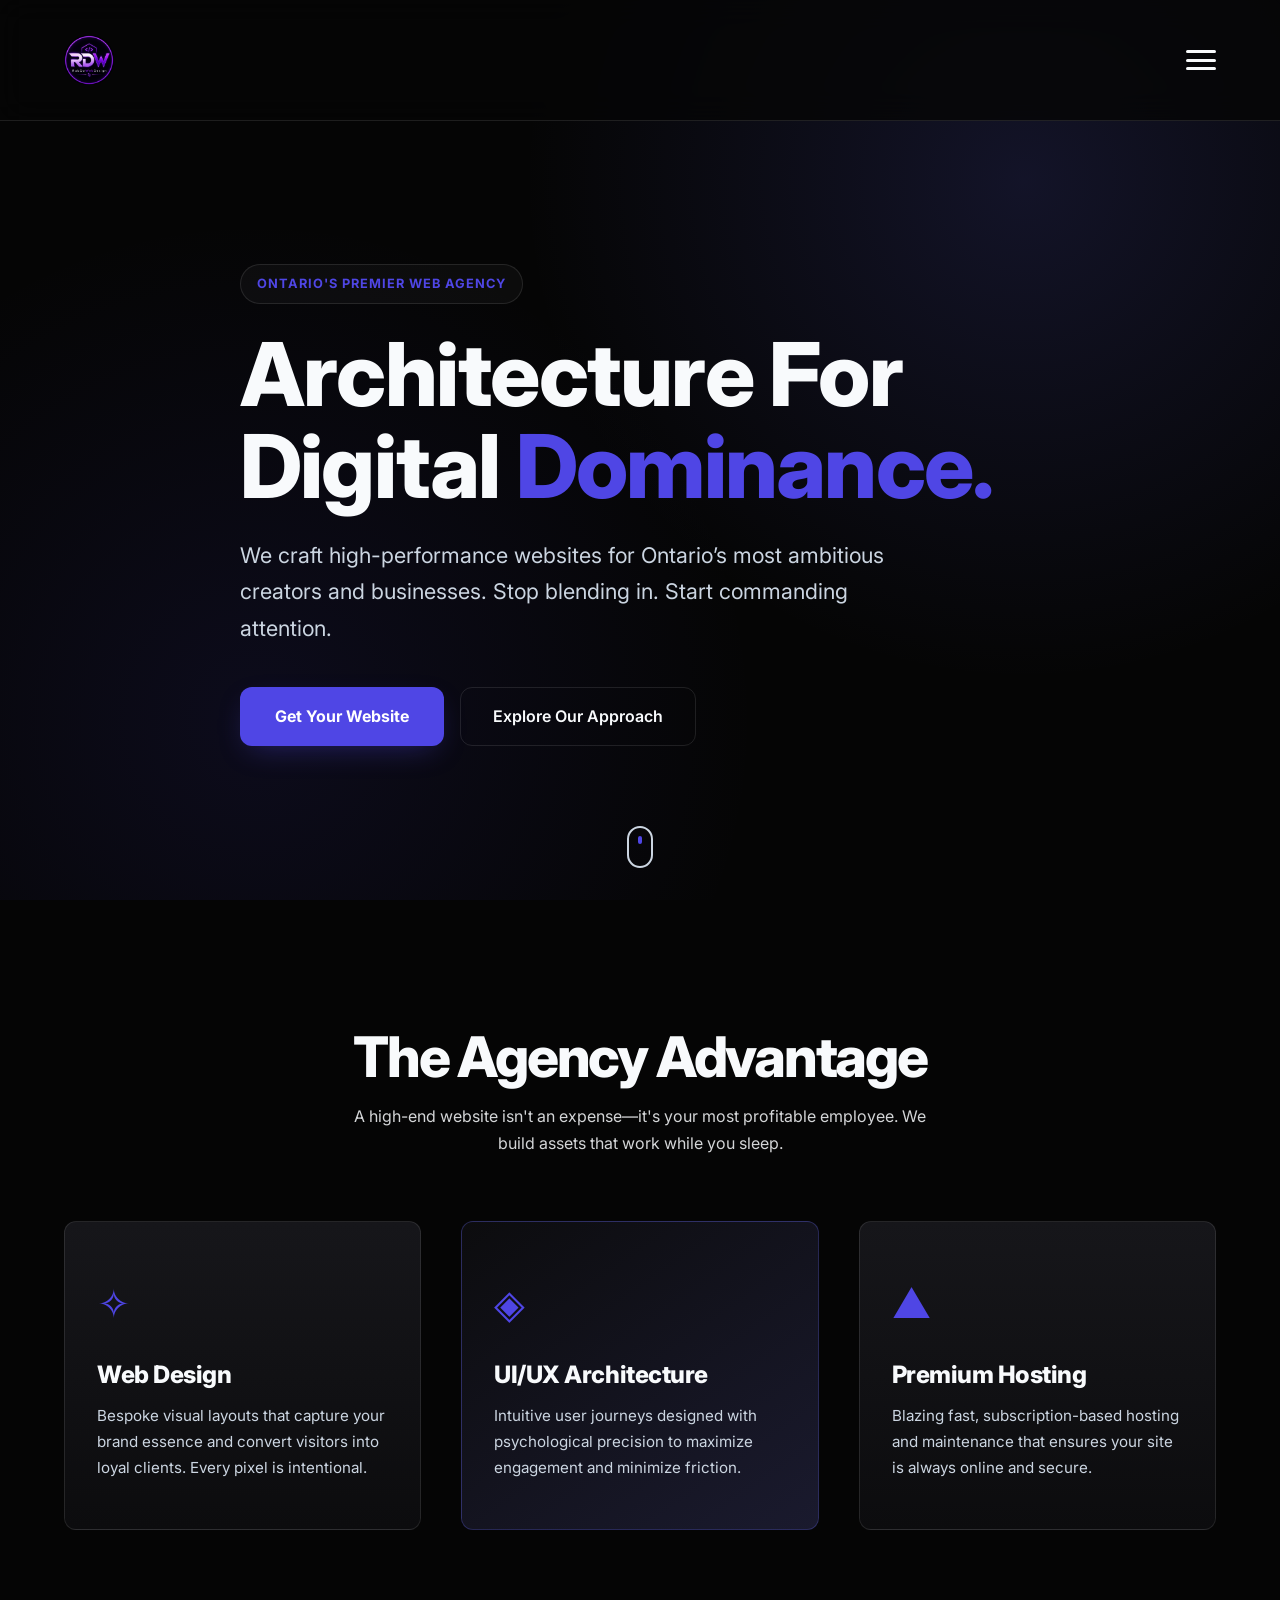
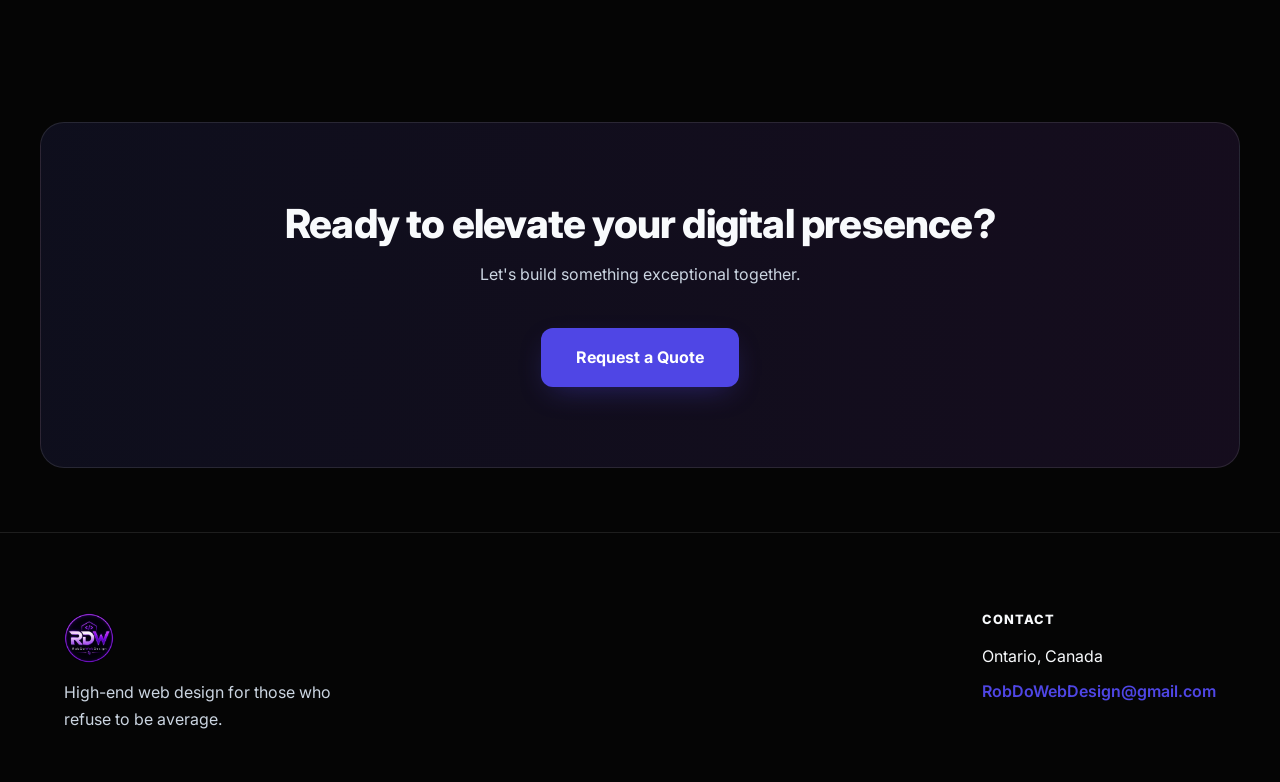
<file: index.html>
<!DOCTYPE html>
<html lang="en">
<head>
    <meta charset="UTF-8">
    <meta name="viewport" content="width=device-width, initial-scale=1.0">
    <title>RobDoWebDesign | Premium Web Design & UI/UX in Ontario</title>
    
    <!-- SEO & Open Graph Tags -->
    <meta name="description" content="Custom-built, high-converting websites for businesses and creators. Based in Ontario, serving the globe. Web design, UI/UX, and premium hosting.">
    <meta property="og:title" content="RobDoWebDesign | High-End Web Design">
    <meta property="og:description" content="Elevate your brand with a high-performance digital presence. Professional web design for startups and local businesses.">
    <meta property="og:type" content="website">
    
    <!-- Fonts & Performance -->
    <link rel="preconnect" href="https://fonts.googleapis.com">
    <link rel="preconnect" href="https://fonts.gstatic.com" crossorigin>
    <link href="https://fonts.googleapis.com/css2?family=Inter:ital,opsz,wght@0,14..32,100..900;1,14..32,100..900&display=swap" rel="stylesheet">
    
    <!-- Main Stylesheet -->
    <link rel="stylesheet" href="css/style.css">

    <!-- Main Interaction Engine -->
    <script src="js/main.js" defer></script>
</head>
<body>

    <!-- Premium Navigation -->
    <nav class="navbar glass">
        <div class="nav-overlay" id="nav-overlay"></div>
        <div class="container nav-wrapper">
            <a href="index.html" class="logo">
                <img src="assets/pfp.png" alt="RobDoWebDesign Logo" class="logo-img" width="50" height="50" fetchpriority="high">
            </a>
            <ul class="nav-links" id="nav-links">
                <li><a href="index.html" class="active">Home</a></li>
                <li><a href="about.html">About</a></li>
                <li><a href="pricing.html">Process</a></li>
                <li><a href="contact.html" class="btn-nav">Start Your Project</a></li>
            </ul>
            <div class="mobile-toggle" id="mobile-menu" aria-label="Toggle navigation" aria-expanded="false" aria-controls="nav-links">
                <span class="bar"></span>
                <span class="bar"></span>
                <span class="bar"></span>
            </div>
        </div>
    </nav>

    <main>
        <!-- Hero Section: The "Command Attention" Experience -->
        <header class="hero">
            <div class="hero-bg-overlay"></div>
            <div class="container hero-container">
                <div class="hero-content reveal">
                    <span class="badge">Ontario's Premier Web Agency</span>
                    <h1>Architecture For Digital <span>Dominance.</span></h1>
                    <p>We craft high-performance websites for Ontario’s most ambitious creators and businesses. Stop blending in. Start commanding attention.</p>
                    <div class="hero-actions">
                        <a href="contact.html" class="btn-primary">Get Your Website</a>
                        <a href="pricing.html" class="btn-secondary">Explore Our Approach</a>
                    </div>
                </div>
            </div>
            <div class="hero-scroll-indicator">
                <div class="mouse"></div>
            </div>
        </header>

        <!-- Services: Value Pillars -->
        <section class="services-section">
            <div class="container">
                <div class="section-intro reveal">
                    <h2 class="section-title">The Agency Advantage</h2>
                    <p class="section-subtitle">A high-end website isn't an expense—it's your most profitable employee. We build assets that work while you sleep.</p>
                </div>
                <div class="services-grid">
                    <div class="service-card reveal" style="--delay: 0.1s">
                        <div class="icon-wrap">✧</div>
                        <h3>Web Design</h3>
                        <p>Bespoke visual layouts that capture your brand essence and convert visitors into loyal clients. Every pixel is intentional.</p>
                    </div>
                    <div class="service-card reveal featured" style="--delay: 0.2s">
                        <div class="icon-wrap">◈</div>
                        <h3>UI/UX Architecture</h3>
                        <p>Intuitive user journeys designed with psychological precision to maximize engagement and minimize friction.</p>
                    </div>
                    <div class="service-card reveal" style="--delay: 0.3s">
                        <div class="icon-wrap">▲</div>
                        <h3>Premium Hosting</h3>
                        <p>Blazing fast, subscription-based hosting and maintenance that ensures your site is always online and secure.</p>
                    </div>
                </div>
            </div>
        </section>

        <!-- Conversion CTA Banner -->
        <section class="cta-banner reveal">
            <div class="container cta-container glass">
                <div class="cta-content">
                    <h2>Ready to elevate your digital presence?</h2>
                    <p>Let's build something exceptional together.</p>
                    <a href="contact.html" class="btn-primary">Request a Quote</a>
                </div>
            </div>
        </section>
    </main>

    <!-- Main Footer -->
    <footer class="footer">
        <div class="container">
            <div class="footer-grid">
                <div class="footer-brand">
                    <a href="index.html" class="logo">
                        <img src="assets/pfp.png" alt="RobDoWebDesign Logo" class="logo-img" width="50" height="50" loading="lazy">
                    </a>
                    <p>High-end web design for those who refuse to be average.</p>
                </div>
                <div class="footer-contact">
                    <h3>Contact</h3>
                    <p>Ontario, Canada</p>
                    <a href="mailto:RobDoWebDesign@gmail.com">RobDoWebDesign@gmail.com</a>
                </div>
            </div>
        </div>
    </footer>
</body>
</html>
</file>
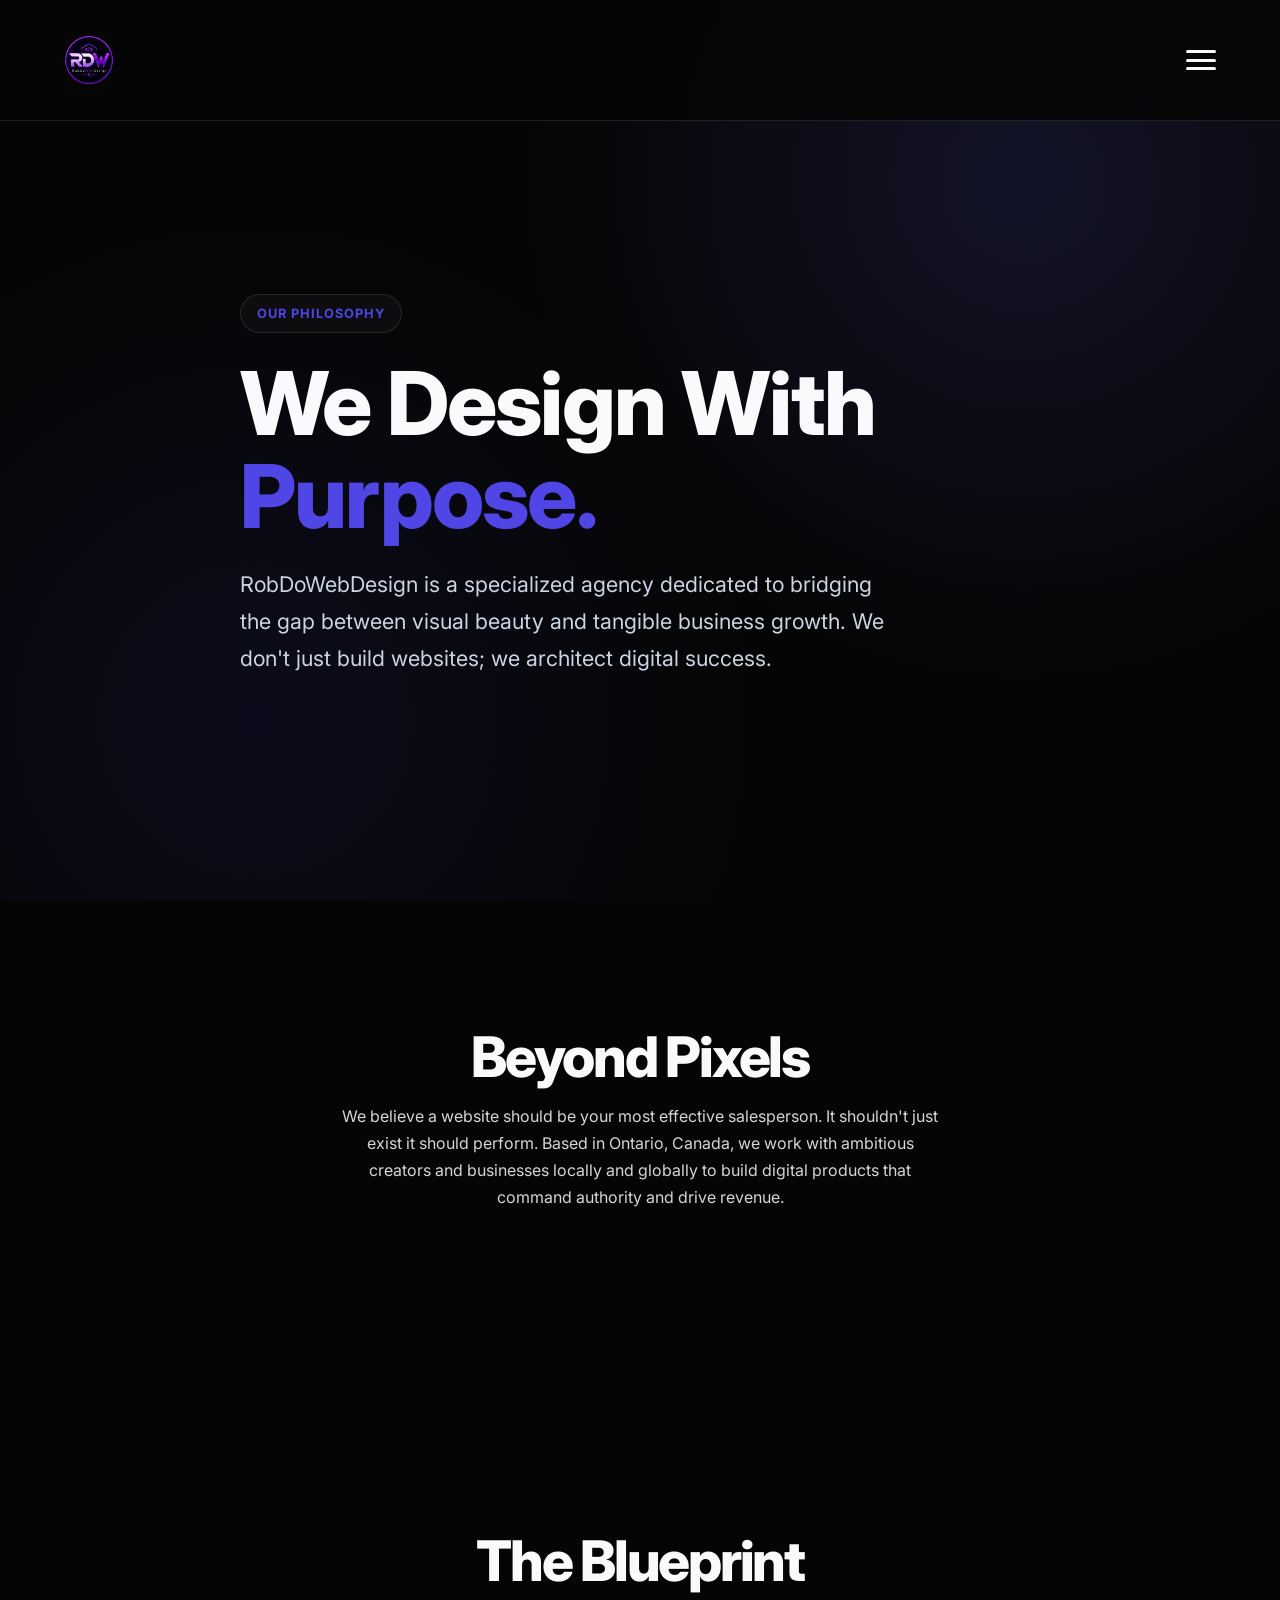
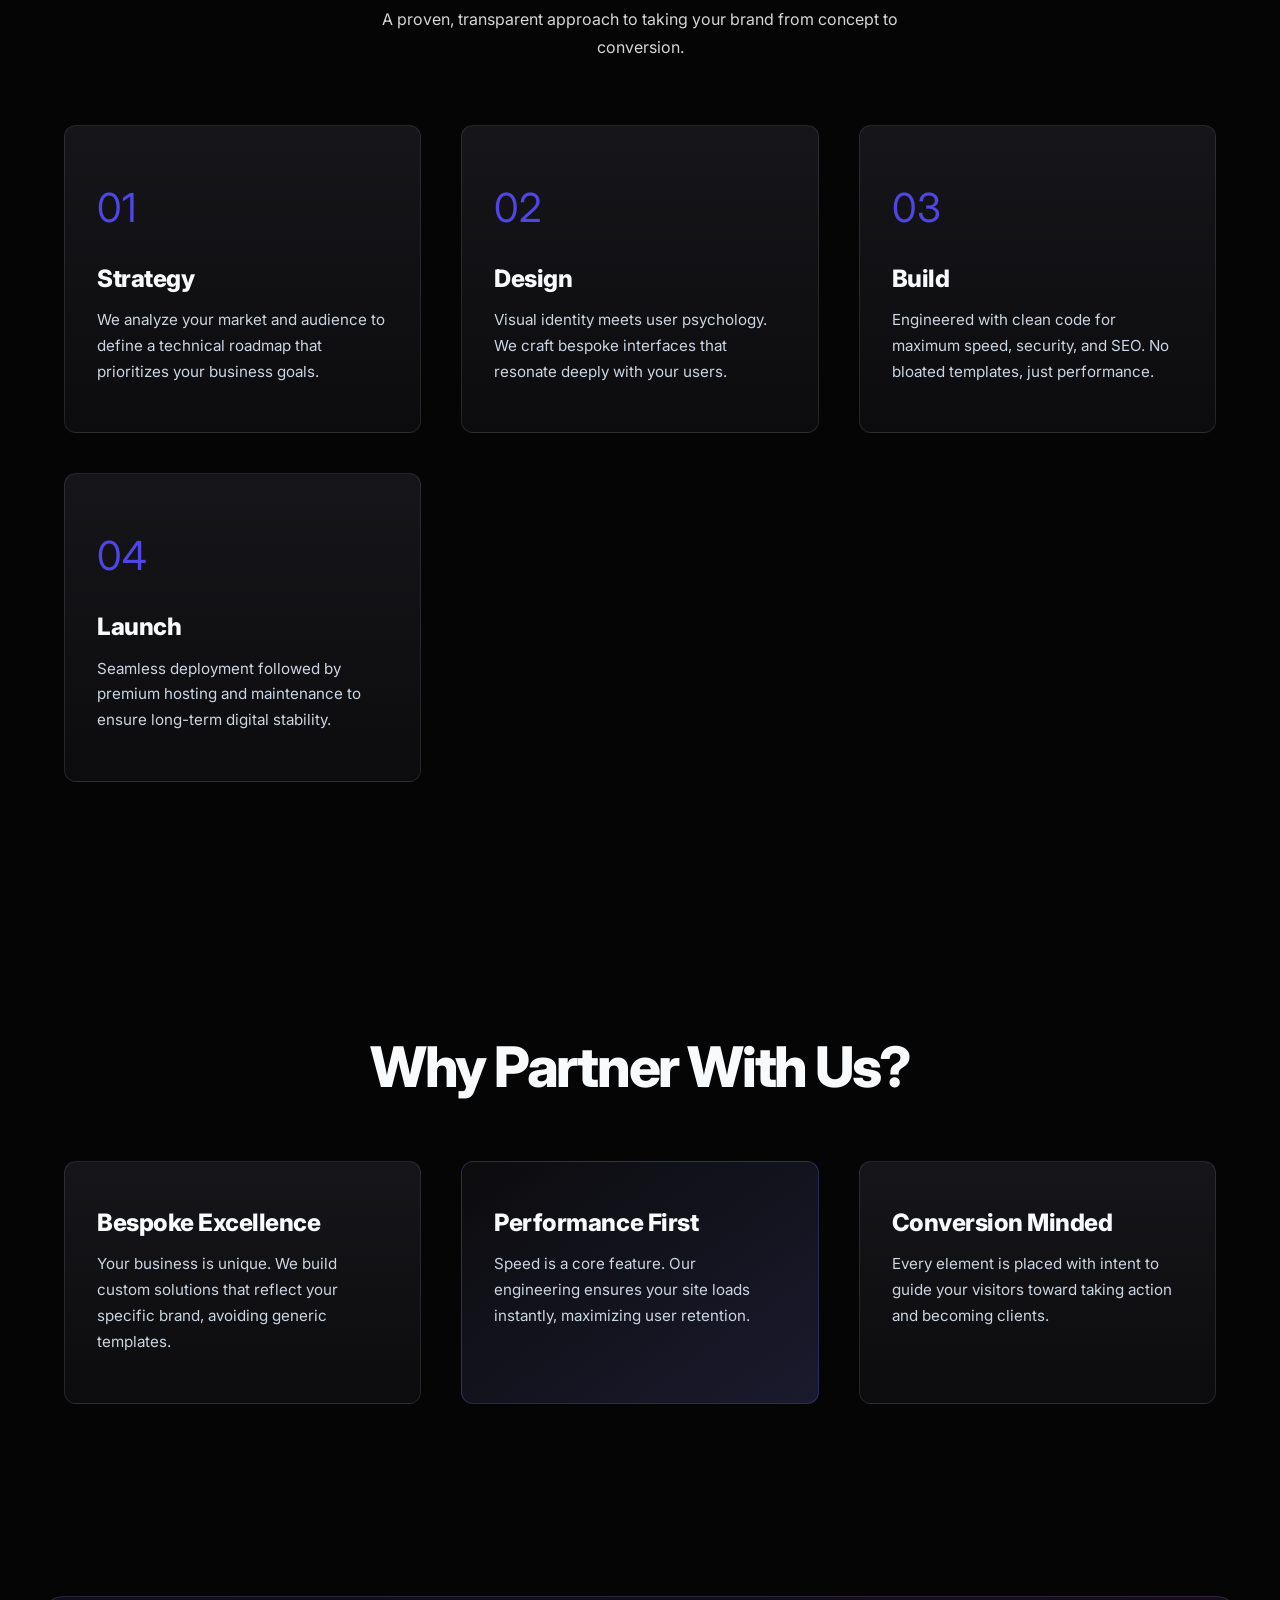
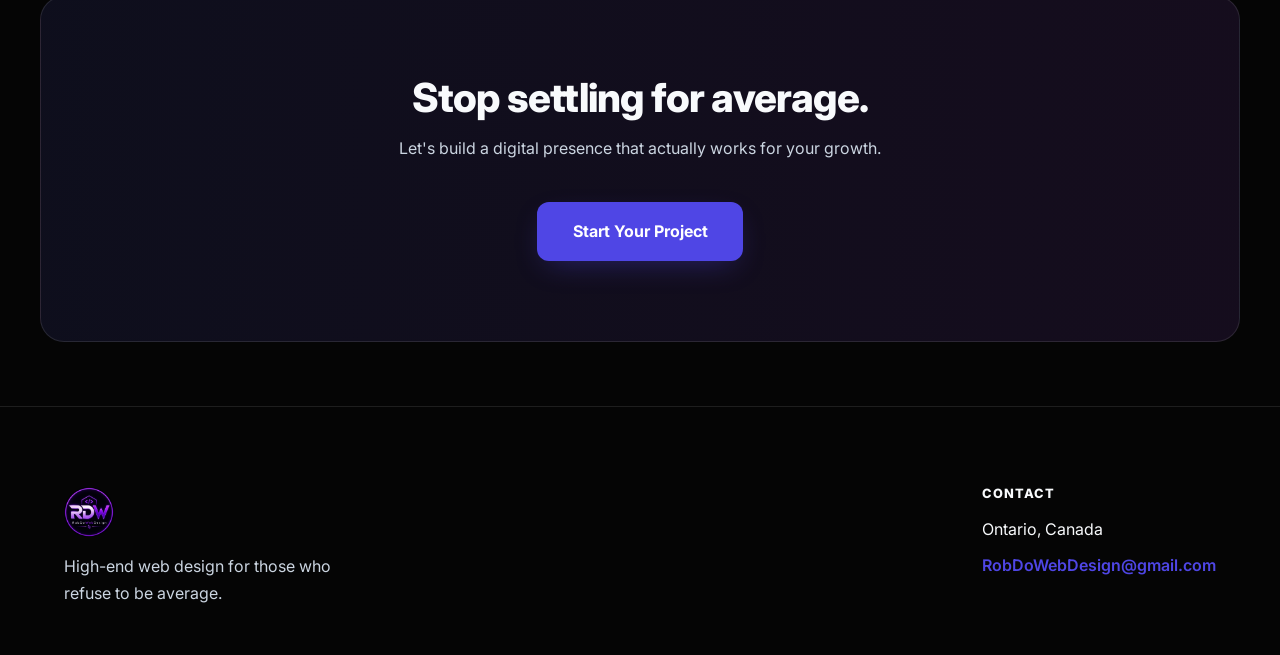
<file: about.html>
<!DOCTYPE html>
<html lang="en">
<head>
    <meta charset="UTF-8">
    <meta name="viewport" content="width=device-width, initial-scale=1.0">
    <title>About Us | RobDoWebDesign</title>
    
    <!-- SEO & Open Graph -->
    <meta name="description" content="Learn how RobDoWebDesign helps businesses in Ontario and globally through intentional UI/UX and high-performance web development.">
    <meta property="og:title" content="About RobDoWebDesign | Purpose-Driven Design">
    <meta property="og:description" content="We bridge the gap between aesthetic excellence and business results.">
    
    <!-- Fonts -->
    <link rel="preconnect" href="https://fonts.googleapis.com">
    <link rel="preconnect" href="https://fonts.gstatic.com" crossorigin>
    <link href="https://fonts.googleapis.com/css2?family=Inter:ital,opsz,wght@0,14..32,100..900;1,14..32,100..900&display=swap" rel="stylesheet">
    
    <!-- Main Stylesheet -->
    <link rel="stylesheet" href="css/style.css">

    <!-- Main Interaction Engine -->
    <script src="js/main.js" defer></script>
</head>
<body>

    <!-- Premium Navigation -->
    <nav class="navbar glass">
        <div class="nav-overlay" id="nav-overlay"></div>
        <div class="container nav-wrapper">
            <a href="index.html" class="logo">
                <img src="assets/pfp.png" alt="RobDoWebDesign Logo" class="logo-img" width="50" height="50" fetchpriority="high">
            </a>
            <ul class="nav-links" id="nav-links">
                <li><a href="index.html">Home</a></li>
                <li><a href="about.html" class="active">About</a></li>
                <li><a href="pricing.html">Process</a></li>
                <li><a href="contact.html" class="btn-nav">Start Your Project</a></li>
            </ul>
            <div class="mobile-toggle" id="mobile-menu" aria-label="Toggle navigation" aria-expanded="false" aria-controls="nav-links">
                <span class="bar"></span>
                <span class="bar"></span>
                <span class="bar"></span>
            </div>
        </div>
    </nav>

    <main>
        <!-- About Hero Section -->
        <header class="hero">
            <div class="hero-bg-overlay"></div>
            <div class="container hero-container">
                <div class="hero-content reveal">
                    <span class="badge">Our Philosophy</span>
                    <h1>We Design With <span>Purpose.</span></h1>
                    <p>RobDoWebDesign is a specialized agency dedicated to bridging the gap between visual beauty and tangible business growth. We don't just build websites; we architect digital success.</p>
                </div>
            </div>
        </header>

        <!-- Mission / About Section -->
        <section class="services-section">
            <div class="container">
                <div class="section-intro reveal">
                    <h2 class="section-title">Beyond Pixels</h2>
                    <p class="section-subtitle">We believe a website should be your most effective salesperson. It shouldn't just exist it should perform. Based in Ontario, Canada, we work with ambitious creators and businesses locally and globally to build digital products that command authority and drive revenue.</p>
                </div>
            </div>
        </section>

        <!-- Process Section -->
        <section class="services-section">
            <div class="container">
                <div class="section-intro reveal">
                    <h2 class="section-title">The Blueprint</h2>
                    <p class="section-subtitle">A proven, transparent approach to taking your brand from concept to conversion.</p>
                </div>
                <div class="services-grid">
                    <div class="service-card reveal">
                        <div class="icon-wrap">01</div>
                        <h3>Strategy</h3>
                        <p>We analyze your market and audience to define a technical roadmap that prioritizes your business goals.</p>
                    </div>
                    <div class="service-card reveal">
                        <div class="icon-wrap">02</div>
                        <h3>Design</h3>
                        <p>Visual identity meets user psychology. We craft bespoke interfaces that resonate deeply with your users.</p>
                    </div>
                    <div class="service-card reveal">
                        <div class="icon-wrap">03</div>
                        <h3>Build</h3>
                        <p>Engineered with clean code for maximum speed, security, and SEO. No bloated templates, just performance.</p>
                    </div>
                    <div class="service-card reveal">
                        <div class="icon-wrap">04</div>
                        <h3>Launch</h3>
                        <p>Seamless deployment followed by premium hosting and maintenance to ensure long-term digital stability.</p>
                    </div>
                </div>
            </div>
        </section>

        <!-- Why Choose Us Section -->
        <section class="services-section">
            <div class="container">
                <div class="section-intro reveal">
                    <h2 class="section-title">Why Partner With Us?</h2>
                </div>
                <div class="services-grid">
                    <div class="service-card reveal">
                        <h3>Bespoke Excellence</h3>
                        <p>Your business is unique. We build custom solutions that reflect your specific brand, avoiding generic templates.</p>
                    </div>
                    <div class="service-card reveal featured">
                        <h3>Performance First</h3>
                        <p>Speed is a core feature. Our engineering ensures your site loads instantly, maximizing user retention.</p>
                    </div>
                    <div class="service-card reveal">
                        <h3>Conversion Minded</h3>
                        <p>Every element is placed with intent to guide your visitors toward taking action and becoming clients.</p>
                    </div>
                </div>
            </div>
        </section>

        <!-- Final CTA Section -->
        <section class="cta-banner reveal">
            <div class="container cta-container glass">
                <div class="cta-content">
                    <h2>Stop settling for average.</h2>
                    <p>Let's build a digital presence that actually works for your growth.</p>
                    <a href="contact.html" class="btn-primary">Start Your Project</a>
                </div>
            </div>
        </section>
    </main>

    <!-- Main Footer -->
    <footer class="footer">
        <div class="container">
            <div class="footer-grid">
                <div class="footer-brand">
                    <a href="index.html" class="logo">
                        <img src="assets/pfp.png" alt="RobDoWebDesign Logo" class="logo-img" width="50" height="50" loading="lazy">
                    </a>
                    <p>High-end web design for those who refuse to be average.</p>
                </div>
                <div class="footer-contact">
                    <h3>Contact</h3>
                    <p>Ontario, Canada</p>
                    <a href="mailto:RobDoWebDesign@gmail.com">RobDoWebDesign@gmail.com</a>
                </div>
            </div>
        </div>
    </footer>
</body>
</html>
</file>
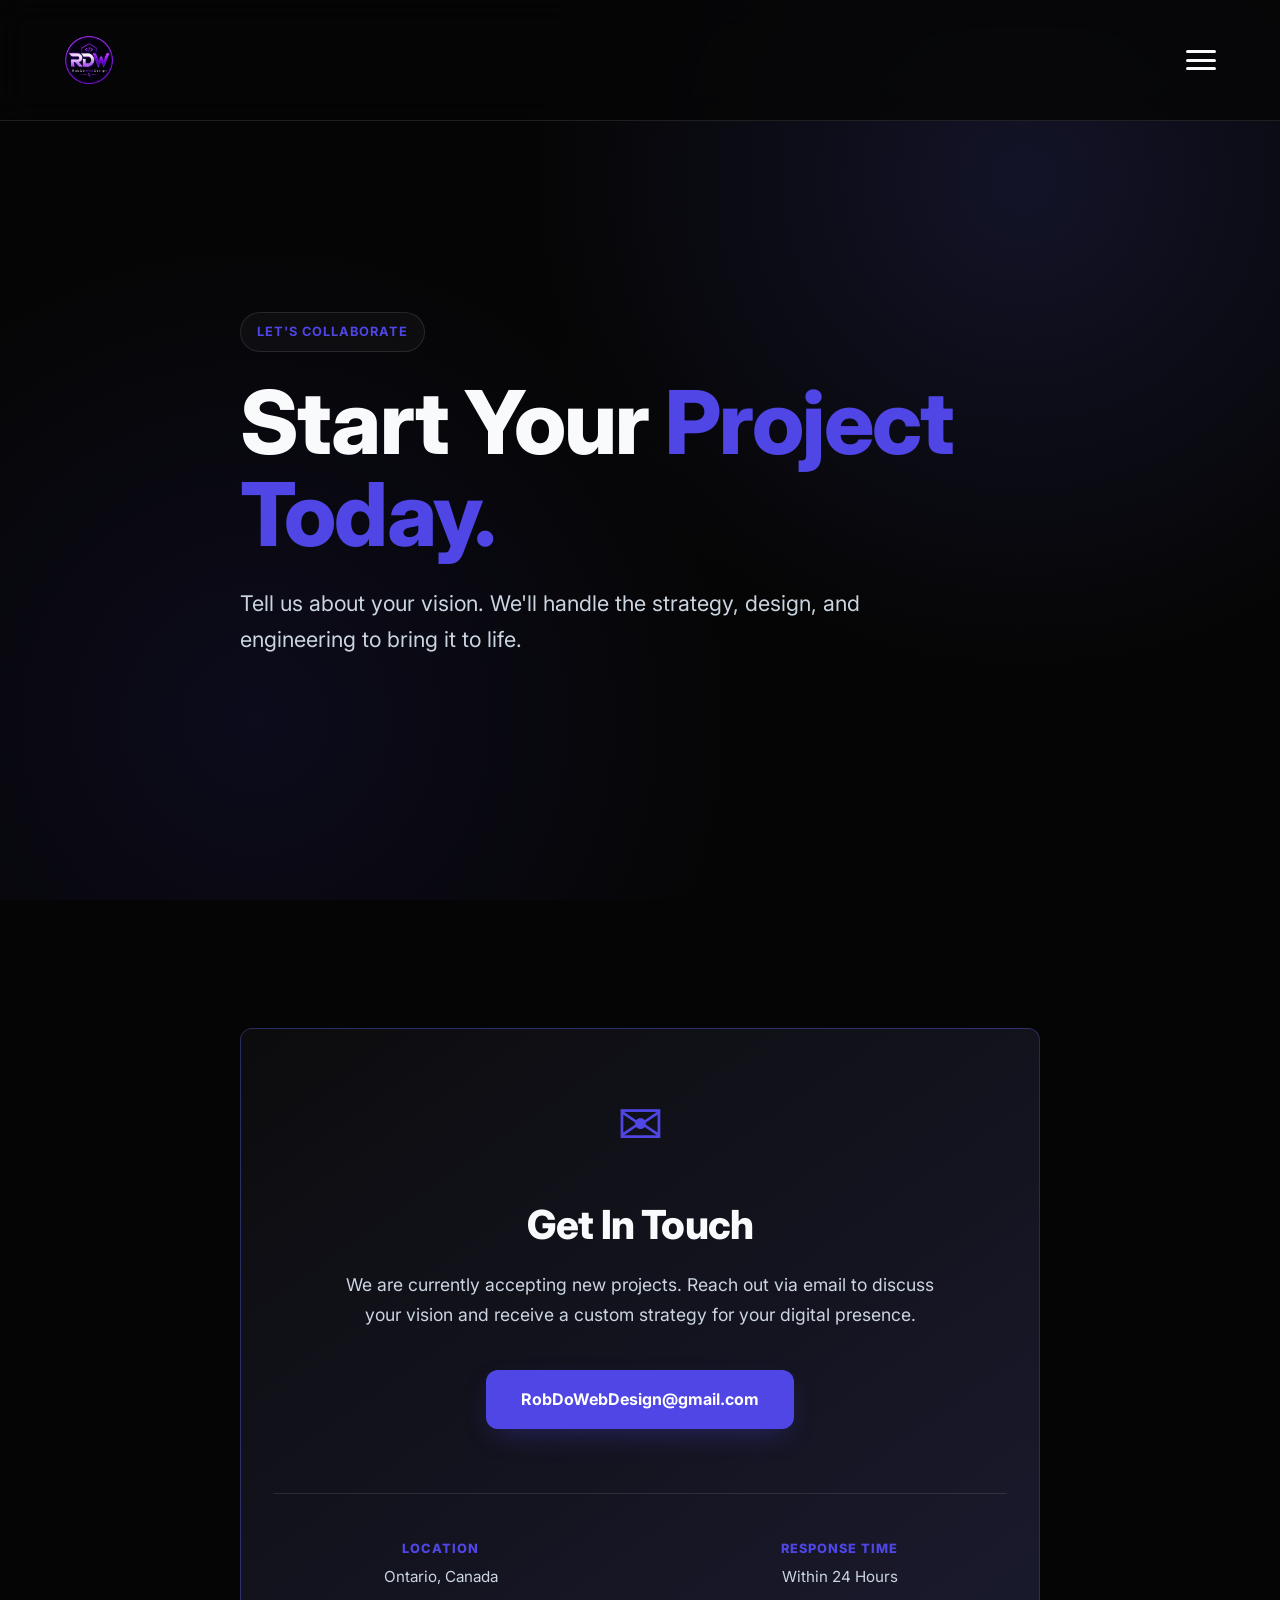
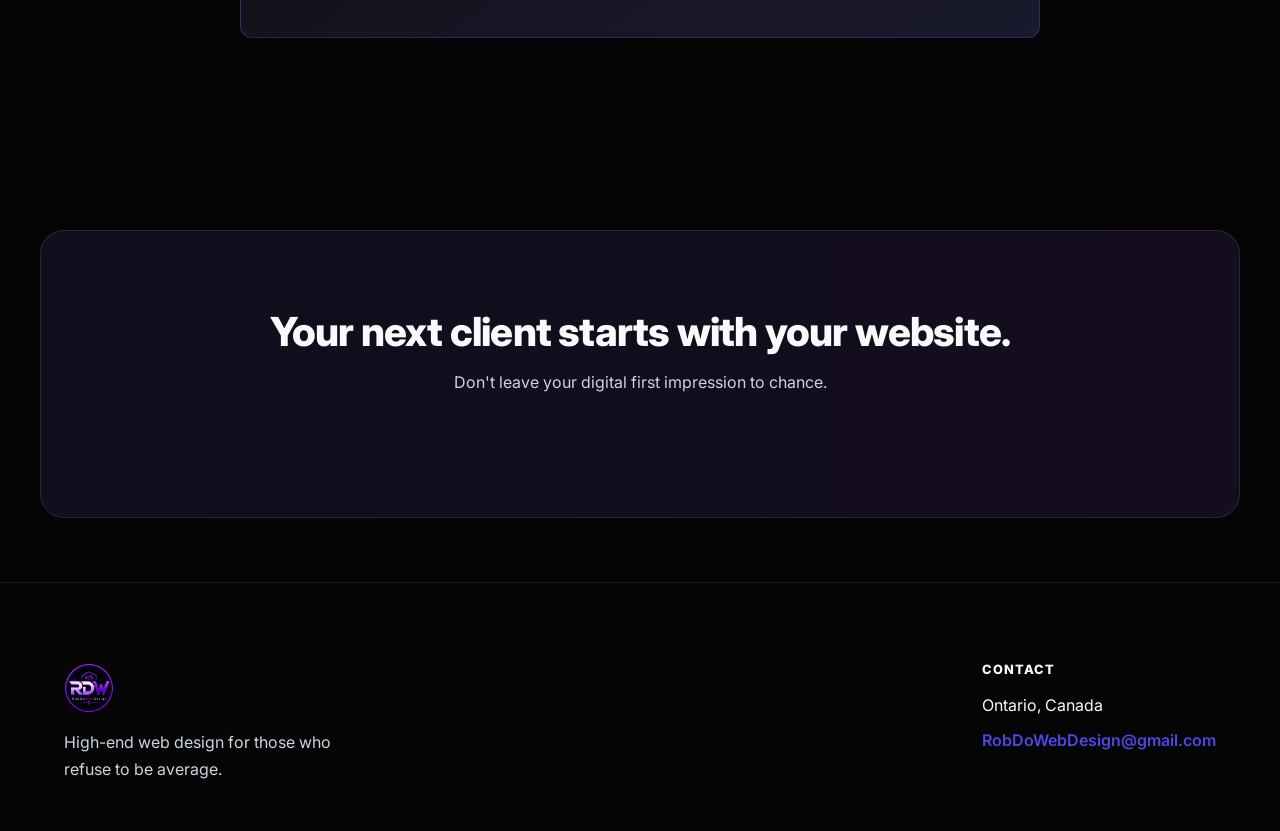
<file: contact.html>
<!DOCTYPE html>
<html lang="en">
<head>
    <meta charset="UTF-8">
    <meta name="viewport" content="width=device-width, initial-scale=1.0">
    <title>Start Your Project | RobDoWebDesign</title>
    
    <!-- SEO -->
    <meta name="description" content="Ready to elevate your brand? Contact RobDoWebDesign today for a custom web design quote. Based in Ontario, serving worldwide.">
    
    <!-- Fonts -->
    <link rel="preconnect" href="https://fonts.googleapis.com">
    <link rel="preconnect" href="https://fonts.gstatic.com" crossorigin>
    <link href="https://fonts.googleapis.com/css2?family=Inter:ital,opsz,wght@0,14..32,100..900;1,14..32,100..900&display=swap" rel="stylesheet">
    
    <!-- Main Stylesheet -->
    <link rel="stylesheet" href="css/style.css">

    <!-- Main Interaction Engine -->
    <script src="js/main.js" defer></script>
</head>
<body>

    <!-- Premium Navigation -->
    <nav class="navbar glass">
        <div class="nav-overlay" id="nav-overlay"></div>
        <div class="container nav-wrapper">
            <a href="index.html" class="logo">
                <img src="assets/pfp.png" alt="RobDoWebDesign Logo" class="logo-img" width="50" height="50" fetchpriority="high">
            </a>
            <ul class="nav-links" id="nav-links">
                <li><a href="index.html">Home</a></li>
                <li><a href="about.html">About</a></li>
                <li><a href="pricing.html">Process</a></li>
                <li><a href="contact.html" class="btn-nav active">Start Your Project</a></li>
            </ul>
            <div class="mobile-toggle" id="mobile-menu" aria-label="Toggle navigation" aria-expanded="false" aria-controls="nav-links">
                <span class="bar"></span>
                <span class="bar"></span>
                <span class="bar"></span>
            </div>
        </div>
    </nav>

    <main>
        <!-- Contact Hero -->
        <header class="hero">
            <div class="hero-bg-overlay"></div>
            <div class="container hero-container">
                <div class="hero-content reveal">
                    <span class="badge">Let's Collaborate</span>
                    <h1>Start Your <span>Project Today.</span></h1>
                    <p>Tell us about your vision. We'll handle the strategy, design, and engineering to bring it to life.</p>
                </div>
            </div>
        </header>

        <!-- Contact Section -->
        <section class="services-section">
            <div class="container">
                <div class="reveal" style="max-width: 800px; margin: 0 auto;">
                    <div class="service-card featured contact-card-mobile" style="text-align: center;">
                        <div class="icon-wrap" style="font-size: 3.5rem; margin-bottom: 2rem;">✉</div>
                        <h2 style="font-size: 2.5rem; margin-bottom: 1.5rem;">Get In Touch</h2>
                        <p style="margin-bottom: 2.5rem; color: var(--text-muted); font-size: 1.1rem; max-width: 600px; margin-left: auto; margin-right: auto;">
                            We are currently accepting new projects. Reach out via email to discuss your vision and receive a custom strategy for your digital presence.
                        </p>
                        <a href="mailto:RobDoWebDesign@gmail.com" class="btn-primary">
                            RobDoWebDesign@gmail.com
                        </a>
                        
                        <div class="contact-meta-grid">
                            <div class="contact-meta-item">
                                <h3>Location</h3>
                                <p>Ontario, Canada</p>
                            </div>
                            <div class="contact-meta-item">
                                <h3>Response Time</h3>
                                <p>Within 24 Hours</p>
                            </div>
                        </div>
                    </div>
                </div>
            </div>
        </section>

        <!-- Trust CTA -->
        <section class="cta-banner reveal">
            <div class="container cta-container glass">
                <div class="cta-content">
                    <h2>Your next client starts with your website.</h2>
                    <p>Don't leave your digital first impression to chance.</p>
                </div>
            </div>
        </section>
    </main>

    <footer class="footer">
        <div class="container">
            <div class="footer-grid">
                <div class="footer-brand">
                    <a href="index.html" class="logo">
                        <img src="assets/pfp.png" alt="RobDoWebDesign Logo" class="logo-img" width="50" height="50" loading="lazy">
                    </a>
                    <p>High-end web design for those who refuse to be average.</p>
                </div>
                <div class="footer-contact">
                    <h3>Contact</h3>
                    <p>Ontario, Canada</p>
                    <a href="mailto:RobDoWebDesign@gmail.com">RobDoWebDesign@gmail.com</a>
                </div>
            </div>
        </div>
    </footer>
</body>
</html>
</file>
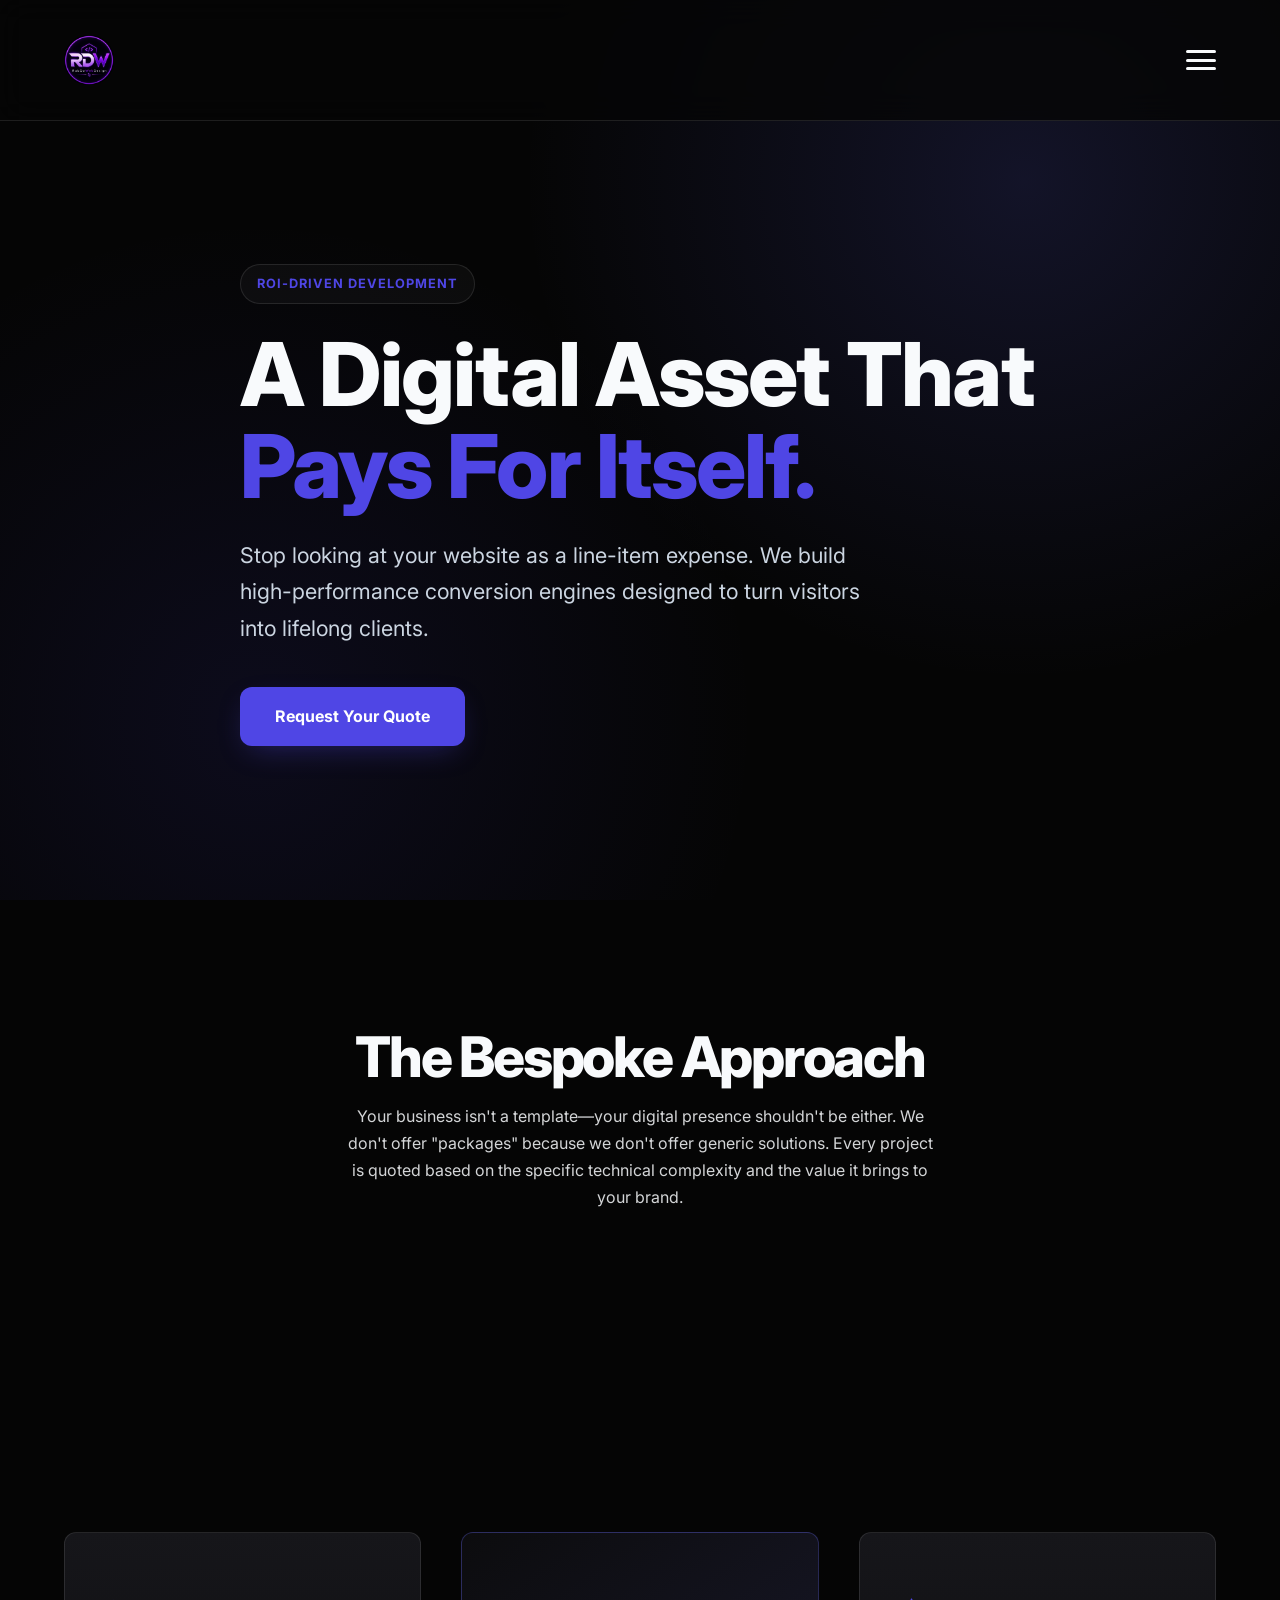
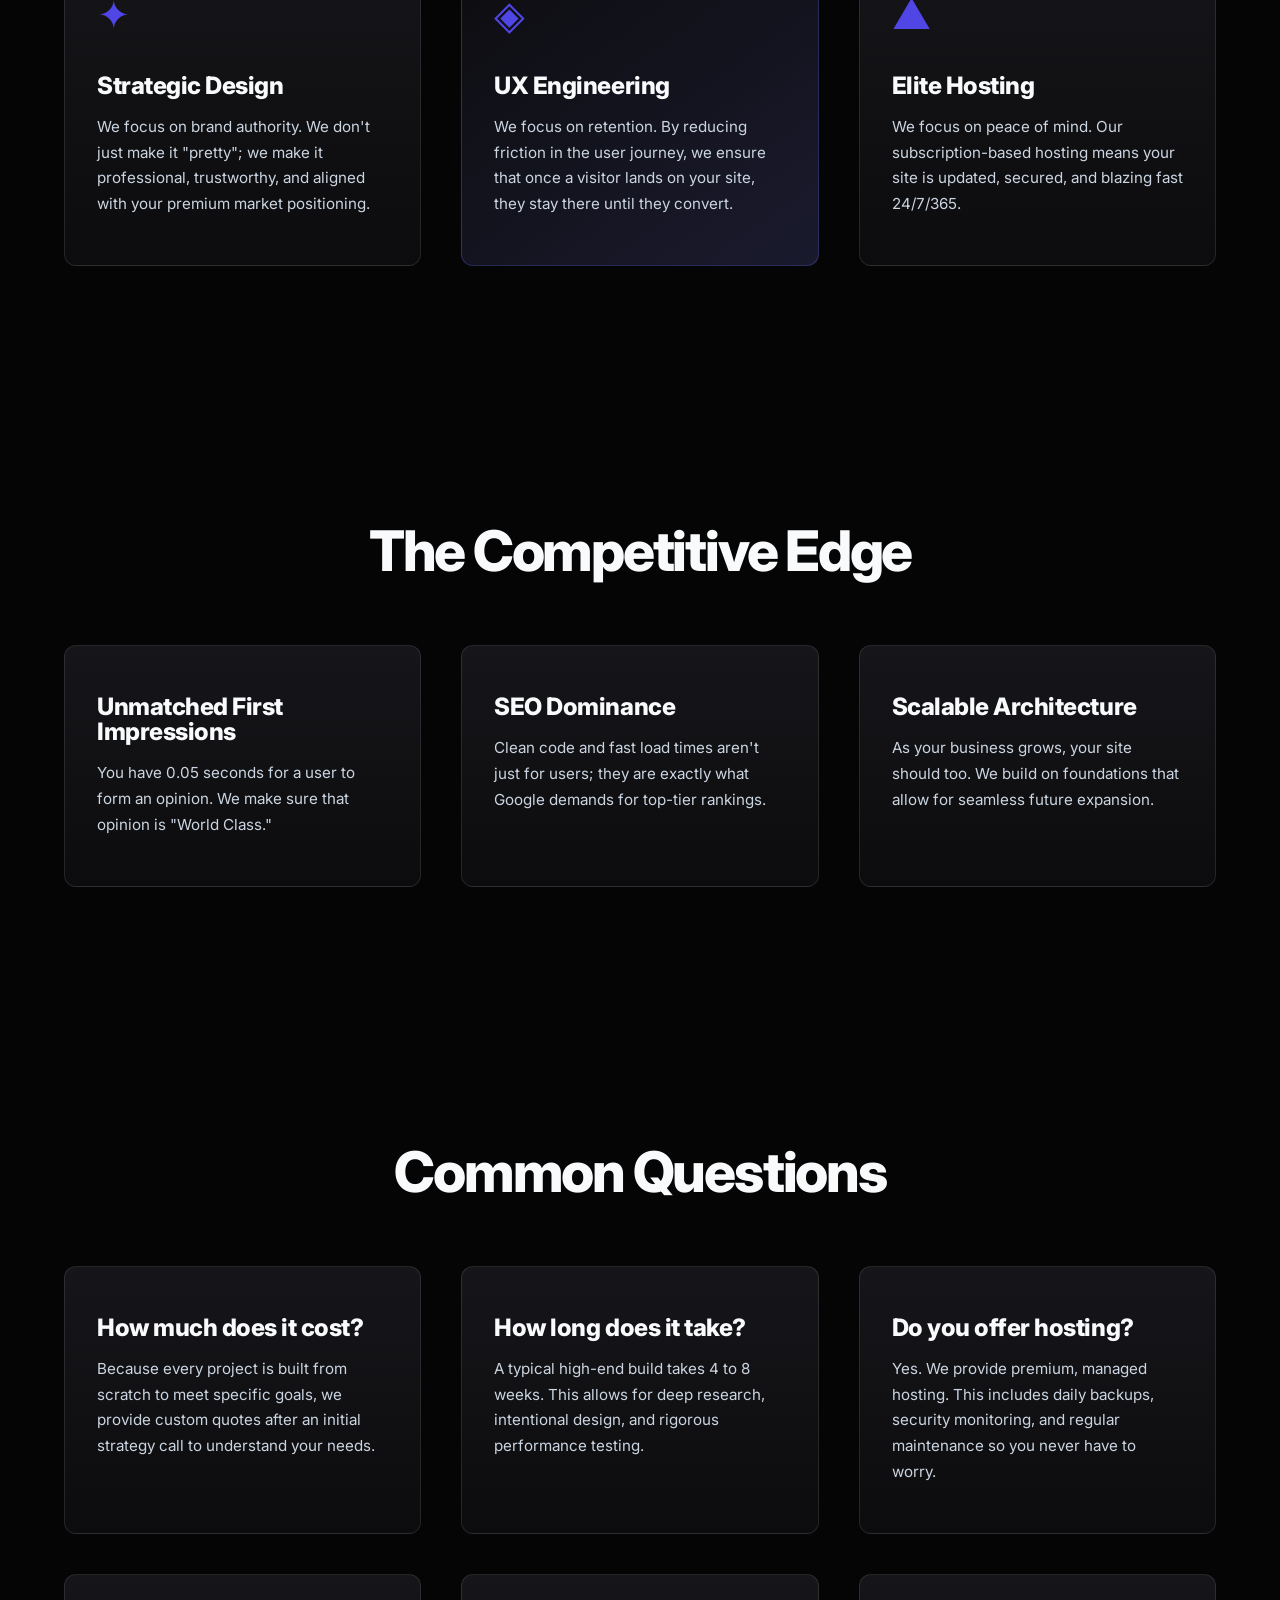
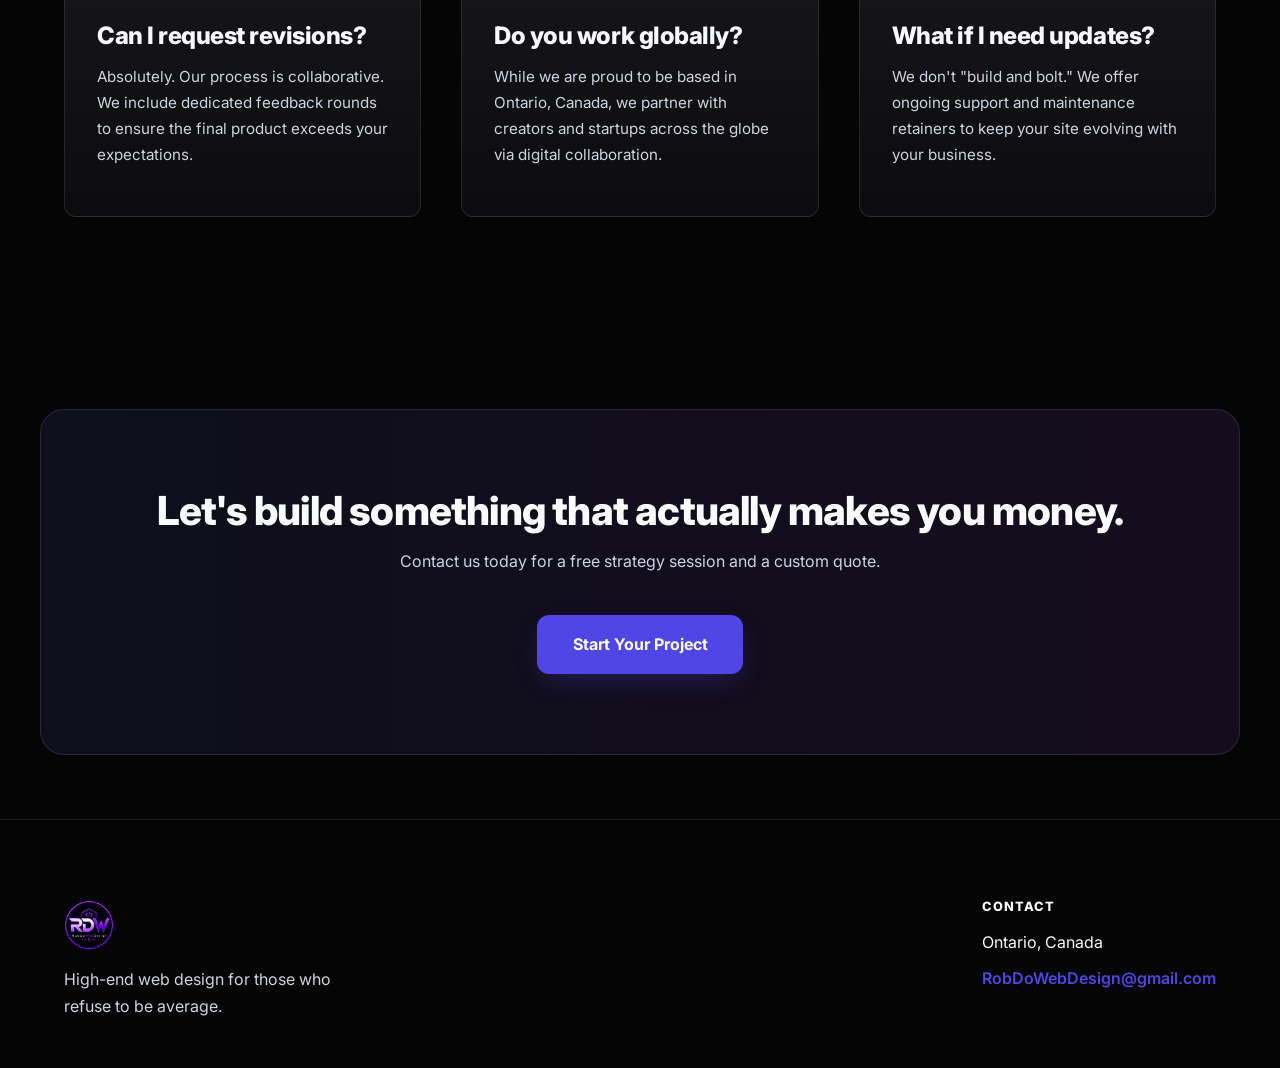
<file: pricing.html>
<!DOCTYPE html>
<html lang="en">
<head>
    <meta charset="UTF-8">
    <meta name="viewport" content="width=device-width, initial-scale=1.0">
    <title>Investment & Services | RobDoWebDesign</title>
    
    <!-- SEO & Open Graph -->
    <meta name="description" content="Stop viewing your website as an expense. Discover how RobDoWebDesign architects high-performance digital assets that pay for themselves.">
    <meta property="og:title" content="Investment Strategy | RobDoWebDesign">
    
    <!-- Fonts -->
    <link rel="preconnect" href="https://fonts.googleapis.com">
    <link rel="preconnect" href="https://fonts.gstatic.com" crossorigin>
    <link href="https://fonts.googleapis.com/css2?family=Inter:ital,opsz,wght@0,14..32,100..900;1,14..32,100..900&display=swap" rel="stylesheet">
    
    <!-- Main Stylesheet -->
    <link rel="stylesheet" href="css/style.css">

    <!-- Main Interaction Engine -->
    <script src="js/main.js" defer></script>
</head>
<body>

    <!-- Premium Navigation -->
    <nav class="navbar glass">
        <div class="nav-overlay" id="nav-overlay"></div>
        <div class="container nav-wrapper">
            <a href="index.html" class="logo">
                <img src="assets/pfp.png" alt="RobDoWebDesign Logo" class="logo-img" width="50" height="50" fetchpriority="high">
            </a>
            <ul class="nav-links" id="nav-links">
                <li><a href="index.html">Home</a></li>
                <li><a href="about.html">About</a></li>
                <li><a href="pricing.html" class="active">Process</a></li>
                <li><a href="contact.html" class="btn-nav">Start Your Project</a></li>
            </ul>
            <div class="mobile-toggle" id="mobile-menu" aria-label="Toggle navigation" aria-expanded="false" aria-controls="nav-links">
                <span class="bar"></span>
                <span class="bar"></span>
                <span class="bar"></span>
            </div>
        </div>
    </nav>

    <main>
        <!-- Pricing Hero Section -->
        <header class="hero">
            <div class="hero-bg-overlay"></div>
            <div class="container hero-container">
                <div class="hero-content reveal">
                    <span class="badge">ROI-Driven Development</span>
                    <h1>A Digital Asset That <span>Pays For Itself.</span></h1>
                    <p>Stop looking at your website as a line-item expense. We build high-performance conversion engines designed to turn visitors into lifelong clients.</p>
                    <div class="hero-actions">
                        <a href="contact.html" class="btn-primary">Request Your Quote</a>
                    </div>
                </div>
            </div>
        </header>

        <!-- The Bespoke Philosophy -->
        <section class="services-section">
            <div class="container">
                <div class="section-intro reveal">
                    <h2 class="section-title">The Bespoke Approach</h2>
                    <p class="section-subtitle">Your business isn't a template—your digital presence shouldn't be either. We don't offer "packages" because we don't offer generic solutions. Every project is quoted based on the specific technical complexity and the value it brings to your brand.</p>
                </div>
            </div>
        </section>

        <!-- Value Pillars -->
        <section class="services-section">
            <div class="container">
                <div class="services-grid">
                    <div class="service-card reveal">
                        <div class="icon-wrap">✦</div>
                        <h3>Strategic Design</h3>
                        <p>We focus on brand authority. We don't just make it "pretty"; we make it professional, trustworthy, and aligned with your premium market positioning.</p>
                    </div>
                    <div class="service-card reveal featured">
                        <div class="icon-wrap">◈</div>
                        <h3>UX Engineering</h3>
                        <p>We focus on retention. By reducing friction in the user journey, we ensure that once a visitor lands on your site, they stay there until they convert.</p>
                    </div>
                    <div class="service-card reveal">
                        <div class="icon-wrap">▲</div>
                        <h3>Elite Hosting</h3>
                        <p>We focus on peace of mind. Our subscription-based hosting means your site is updated, secured, and blazing fast 24/7/365.</p>
                    </div>
                </div>
            </div>
        </section>

        <!-- Outcomes / Why it works -->
        <section class="services-section">
            <div class="container">
                <div class="section-intro reveal">
                    <h2 class="section-title">The Competitive Edge</h2>
                </div>
                <div class="services-grid">
                    <div class="service-card reveal">
                        <h3>Unmatched First Impressions</h3>
                        <p>You have 0.05 seconds for a user to form an opinion. We make sure that opinion is "World Class."</p>
                    </div>
                    <div class="service-card reveal">
                        <h3>SEO Dominance</h3>
                        <p>Clean code and fast load times aren't just for users; they are exactly what Google demands for top-tier rankings.</p>
                    </div>
                    <div class="service-card reveal">
                        <h3>Scalable Architecture</h3>
                        <p>As your business grows, your site should too. We build on foundations that allow for seamless future expansion.</p>
                    </div>
                </div>
            </div>
        </section>

        <!-- FAQ Section -->
        <section class="services-section">
            <div class="container">
                <div class="section-intro reveal">
                    <h2 class="section-title">Common Questions</h2>
                </div>
                <div class="services-grid">
                    <div class="service-card reveal">
                        <h3>How much does it cost?</h3>
                        <p>Because every project is built from scratch to meet specific goals, we provide custom quotes after an initial strategy call to understand your needs.</p>
                    </div>
                    <div class="service-card reveal">
                        <h3>How long does it take?</h3>
                        <p>A typical high-end build takes 4 to 8 weeks. This allows for deep research, intentional design, and rigorous performance testing.</p>
                    </div>
                    <div class="service-card reveal">
                        <h3>Do you offer hosting?</h3>
                        <p>Yes. We provide premium, managed hosting. This includes daily backups, security monitoring, and regular maintenance so you never have to worry.</p>
                    </div>
                    <div class="service-card reveal">
                        <h3>Can I request revisions?</h3>
                        <p>Absolutely. Our process is collaborative. We include dedicated feedback rounds to ensure the final product exceeds your expectations.</p>
                    </div>
                    <div class="service-card reveal">
                        <h3>Do you work globally?</h3>
                        <p>While we are proud to be based in Ontario, Canada, we partner with creators and startups across the globe via digital collaboration.</p>
                    </div>
                    <div class="service-card reveal">
                        <h3>What if I need updates?</h3>
                        <p>We don't "build and bolt." We offer ongoing support and maintenance retainers to keep your site evolving with your business.</p>
                    </div>
                </div>
            </div>
        </section>

        <!-- Final CTA Section -->
        <section class="cta-banner reveal">
            <div class="container cta-container glass">
                <div class="cta-content">
                    <h2>Let's build something that actually makes you money.</h2>
                    <p>Contact us today for a free strategy session and a custom quote.</p>
                    <a href="contact.html" class="btn-primary">Start Your Project</a>
                </div>
            </div>
        </section>
    </main>

    <!-- Main Footer -->
    <footer class="footer">
        <div class="container">
            <div class="footer-grid">
                <div class="footer-brand">
                    <a href="index.html" class="logo">
                        <img src="assets/pfp.png" alt="RobDoWebDesign Logo" class="logo-img" width="50" height="50" loading="lazy">
                    </a>
                    <p>High-end web design for those who refuse to be average.</p>
                </div>
                <div class="footer-contact">
                    <h3>Contact</h3>
                    <p>Ontario, Canada</p>
                    <a href="mailto:RobDoWebDesign@gmail.com">RobDoWebDesign@gmail.com</a>
                </div>
            </div>
        </div>
    </footer>
</body>
</html>
</file>
<file: css/style.css>
/* 
    RobDoWebDesign | Premium Design System
    High-End Agency CSS Architecture
*/

:root {
    /* Colors */
    --primary: #4f46e5;
    --primary-hover: #4338ca;
    --primary-glow: rgba(79, 70, 229, 0.4);
    --bg-dark: #050505;
    --surface: #0c0c0e;
    --surface-light: #16161a;
    --text-main: #f8fafc;
    --text-muted: #cbd5e1;
    --text-low: #64748b;
    --accent-glass: rgba(255, 255, 255, 0.03);
    --border-glass: rgba(255, 255, 255, 0.1);
    
    /* Spacing & Sizing */
    --container-width: 1200px;
    --section-padding: 8rem 2rem;
    --border-radius: 12px;
    
    /* Transitions */
    --transition-smooth: opacity 0.6s, transform 0.6s, background-color 0.6s, padding 0.6s, border-color 0.6s cubic-bezier(0.23, 1, 0.32, 1);
    --transition-fast: all 0.2s ease;
}

/* --- Custom Scrollbar --- */
::-webkit-scrollbar { width: 8px; }
::-webkit-scrollbar-track { background: var(--bg-dark); }
::-webkit-scrollbar-thumb { 
    background: var(--surface-light); 
    border-radius: 10px; 
    border: 2px solid var(--bg-dark);
}
::-webkit-scrollbar-thumb:hover { background: var(--primary); }

/* --- Base Reset --- */
* {
    margin: 0;
    padding: 0;
    box-sizing: border-box;
    -webkit-font-smoothing: antialiased;
    -moz-osx-font-smoothing: grayscale;
}

html {
    scroll-behavior: smooth;
    font-size: 16px;
}

body {
    font-family: 'Inter', -apple-system, BlinkMacSystemFont, sans-serif;
    background-color: var(--bg-dark);
    color: var(--text-main);
    line-height: 1.7;
    overflow-x: hidden;
    text-rendering: optimizeLegibility;
    transition: background-color 0.4s ease;
}

main, footer {
    transition: filter 0.4s cubic-bezier(0.23, 1, 0.32, 1), opacity 0.4s ease;
}

ul { list-style: none; }
a { 
    text-decoration: none; 
    color: inherit; 
    transition: color 0.25s ease, opacity 0.25s ease, transform 0.25s ease; 
}
img { max-width: 100%; display: block; }

/* --- Background Blur Effect when Nav is Open --- */
body.nav-active main,
body.nav-active footer {
    filter: blur(8px);
    opacity: 0.6;
    pointer-events: none;
}

/* --- Layout Components --- */
.container {
    max-width: var(--container-width);
    margin: 0 auto;
    padding: 0 1.5rem;
}

/* --- Typography --- */
h1, h2, h3 {
    font-weight: 800;
    line-height: 1.05;
    letter-spacing: -0.02em;
    color: var(--text-main);
}

span { color: var(--primary); }

/* --- Navigation (Glassmorphism) --- */
.navbar {
    position: fixed;
    top: 0;
    width: 100%;
    z-index: 1000;
    padding: 2.2rem 0;
    transition: var(--transition-smooth);
    border-bottom: 1px solid transparent;
}

.nav-overlay {
    position: fixed;
    top: 0;
    left: 0;
    width: 100%;
    height: 100vh;
    background: rgba(0, 0, 0, 0.4);
    backdrop-filter: blur(8px);
    opacity: 0;
    visibility: hidden;
    transition: var(--transition-smooth);
    z-index: 999;
}

.nav-overlay.active {
    opacity: 1;
    visibility: visible;
}

.navbar.glass {
    background: rgba(5, 5, 5, 0.8);
    backdrop-filter: blur(15px);
    -webkit-backdrop-filter: blur(15px);
    border-bottom: 1px solid var(--border-glass);
}

.navbar.glass-scrolled {
    padding: 1.2rem 0;
    background: rgba(5, 5, 5, 0.95);
    backdrop-filter: blur(15px);
    -webkit-backdrop-filter: blur(15px);
    border-bottom: 1px solid var(--border-glass);
}

.nav-wrapper {
    display: flex;
    justify-content: space-between;
    align-items: center;
}

.mobile-toggle {
    display: flex;
    flex-direction: column;
    justify-content: space-between;
    width: 30px;
    height: 20px;
    cursor: pointer;
    z-index: 1001;
}

.bar {
    height: 3px;
    width: 100%;
    background-color: var(--text-main);
    border-radius: 10px;
    transition: var(--transition-smooth);
}

.mobile-toggle.active .bar:nth-child(1) { transform: translateY(8.5px) rotate(45deg); }
.mobile-toggle.active .bar:nth-child(2) { opacity: 0; }
.mobile-toggle.active .bar:nth-child(3) { transform: translateY(-8.5px) rotate(-45deg); }

.logo {
    display: flex;
    align-items: center;
    text-decoration: none;
}

.logo-img {
    height: 50px;
    width: 50px;
    border-radius: 50%;
    object-fit: cover;
    display: block;
}

.nav-links {
    position: fixed;
    top: 0;
    right: -100%;
    width: 75%;
    max-width: 400px;
    height: 100vh;
    background: var(--surface);
    display: flex;
    flex-direction: column;
    justify-content: flex-start;
    align-items: stretch;
    padding: 8rem 0 2rem;
    gap: 0;
    z-index: 1000;
    transition: right 0.5s cubic-bezier(0.23, 1, 0.32, 1);
    box-shadow: -10px 0 50px rgba(0, 0, 0, 0.5);
}

.nav-links.active {
    right: 0;
}

.nav-links a {
    display: block;
    padding: 1.25rem 2.5rem;
    font-size: 1.1rem;
    font-weight: 500;
    color: var(--text-muted);
    transition: var(--transition-fast);
}

.nav-links a:hover {
    color: var(--text-main);
    background: rgba(255, 255, 255, 0.03);
}

.nav-links a.active {
    color: var(--primary);
    background: rgba(129, 140, 248, 0.05);
}

.btn-nav {
    margin: 1.5rem 2.5rem;
    padding: 1rem 1.5rem !important;
    background: var(--primary) !important;
    border: none;
    border-radius: var(--border-radius);
    color: white !important;
    text-align: center;
    box-shadow: 0 10px 20px -5px var(--primary-glow);
}

.btn-nav:hover {
    background: var(--primary-hover) !important;
    transform: translateY(-2px);
}

/* --- Hero Section --- */
.hero {
    min-height: 100vh;
    display: flex;
    align-items: center;
    position: relative;
    padding-top: 110px;
    overflow: hidden;
}

.hero-bg-overlay {
    position: absolute;
    top: 0;
    left: 0;
    width: 100%;
    height: 100%;
    background: 
        radial-gradient(circle at 80% 20%, rgba(99, 102, 241, 0.15), transparent 40%),
        radial-gradient(circle at 20% 80%, rgba(79, 70, 229, 0.1), transparent 40%);
    z-index: -1;
    animation: heroMesh 15s ease-in-out infinite alternate;
}

.hero-content {
    max-width: 800px;
}

.badge {
    display: inline-block;
    padding: 0.5rem 1rem;
    background: var(--accent-glass);
    border: 1px solid var(--border-glass);
    border-radius: 50px;
    font-size: 0.8rem;
    font-weight: 700;
    text-transform: uppercase;
    letter-spacing: 1px;
    margin-bottom: 1.5rem;
    color: var(--primary);
}

.hero h1 {
    font-size: clamp(2.5rem, 10vw, 5.5rem);
    margin-bottom: 1.5rem;
}

.hero p {
    font-size: clamp(1.1rem, 2vw, 1.35rem);
    color: var(--text-muted);
    margin-bottom: 2.5rem;
    max-width: 650px;
}

@keyframes heroMesh {
    0% { transform: scale(1) translate(0, 0); }
    100% { transform: scale(1.1) translate(2%, 2%); }
}

.hero-actions {
    display: flex;
    gap: 1rem;
}

/* --- Buttons --- */
.btn-primary {
    display: inline-block;
    padding: 1rem 2.2rem;
    background: var(--primary);
    color: white;
    border-radius: var(--border-radius);
    font-weight: 700;
    font-family: inherit;
    box-shadow: 0 10px 30px -10px var(--primary-glow);
    border: none;
    cursor: pointer;
}

.btn-primary:hover {
    background: var(--primary-hover);
    transform: translateY(-2px);
    box-shadow: 0 15px 40px -10px var(--primary-glow);
}

.btn-secondary {
    display: inline-flex;
    align-items: center;
    justify-content: center;
    padding: 0.85rem 2rem;
    background: transparent;
    border: 1px solid var(--border-glass);
    border-radius: var(--border-radius);
    font-weight: 600;
    transition: var(--transition-fast);
}

.btn-secondary:hover {
    background: var(--accent-glass);
}

/* --- Services Section --- */
.services-section {
    padding: var(--section-padding);
    background: var(--bg-dark);
}

.section-intro {
    text-align: center;
    margin-bottom: 4rem;
}

.section-title {
    font-size: clamp(2rem, 5vw, 3.5rem);
    margin-bottom: 1rem;
    letter-spacing: -0.04em;
}

.section-subtitle {
    color: var(--text-main);
    opacity: 0.85;
    max-width: 600px;
    margin: 0 auto;
}

.services-grid {
    display: grid;
    grid-template-columns: repeat(auto-fit, minmax(280px, 1fr));
    gap: 2.5rem;
}

.service-card {
    padding: 3rem 2rem;
    background: linear-gradient(180deg, var(--surface-light) 0%, var(--surface) 100%);
    border: 1px solid var(--border-glass);
    border-radius: var(--border-radius);
    transition: transform 0.4s cubic-bezier(0.175, 0.885, 0.32, 1.275), border-color 0.3s ease, box-shadow 0.4s ease;
    cursor: default;
    position: relative;
    overflow: hidden;
}

.service-card:hover {
    border-color: rgba(129, 140, 248, 0.4);
    transform: translateY(-8px);
    box-shadow: 0 30px 60px -20px rgba(0,0,0,0.5);
}

.service-card.featured {
    background: linear-gradient(145deg, var(--surface), #1a1a2e);
    border-color: rgba(99, 102, 241, 0.3);
}

.icon-wrap {
    font-size: 2.5rem;
    margin-bottom: 1.5rem;
    color: var(--primary);
}

.service-card h3 {
    font-size: 1.5rem;
    margin-bottom: 1rem;
}

.service-card p {
    color: var(--text-muted);
    font-size: 0.95rem;
}

/* --- Form & Contact Specifics --- */
.contact-grid {
    display: grid;
    grid-template-columns: 1.5fr 1fr;
    gap: 3rem;
    align-items: start;
}

.form-group {
    margin-bottom: 1.5rem;
}

.form-group label {
    display: block;
    font-size: 0.85rem;
    font-weight: 600;
    margin-bottom: 0.5rem;
    color: var(--text-muted);
    text-transform: uppercase;
    letter-spacing: 0.5px;
}

.form-group input, 
.form-group select, 
.form-group textarea {
    width: 100%;
    padding: 1rem;
    background: var(--surface-light);
    border: 1px solid var(--border-glass);
    border-radius: var(--border-radius);
    color: var(--text-main);
    font-family: inherit;
    font-size: 1rem;
    transition: var(--transition-fast);
}

.form-group input:focus, 
.form-group select:focus, 
.form-group textarea:focus {
    outline: none;
    border-color: var(--primary);
    background: var(--surface);
}

.form-row {
    display: grid;
    grid-template-columns: 1fr 1fr;
    gap: 1.5rem;
}

/* --- Contact Meta Info --- */
.contact-meta-grid {
    margin-top: 4rem;
    display: flex;
    justify-content: center;
    gap: clamp(2rem, 5vw, 4rem);
    flex-wrap: wrap;
    border-top: 1px solid var(--border-glass);
    padding-top: 3rem;
}

.contact-meta-item {
    text-align: center;
    flex: 1;
    min-width: 140px;
}

.contact-meta-item h3 {
    font-size: 0.8rem;
    text-transform: uppercase;
    color: var(--primary);
    margin-bottom: 0.5rem;
    letter-spacing: 1px;
}

/* --- CTA Banner --- */
.cta-banner {
    padding: 4rem 0;
}

.cta-container {
    padding: 5rem 2rem;
    text-align: center;
    border-radius: 24px;
    background: linear-gradient(to right, rgba(99, 102, 241, 0.1), rgba(168, 85, 247, 0.1));
    border: 1px solid var(--border-glass);
}

.cta-content h2 {
    font-size: 2.5rem;
    margin-bottom: 1rem;
}

.cta-content p {
    margin-bottom: 2.5rem;
    color: var(--text-muted);
}

/* --- Footer --- */
.footer {
    padding: 5rem 0 3rem;
    border-top: 1px solid var(--border-glass);
    background: var(--bg-dark);
}

.footer-grid {
    display: flex;
    justify-content: space-between;
    align-items: flex-start;
    flex-wrap: wrap;
    gap: 3rem;
}

.footer-brand p {
    margin-top: 1rem;
    color: var(--text-muted);
    max-width: 300px;
}

.footer-contact h3 {
    margin-bottom: 1rem;
    text-transform: uppercase;
    font-size: 0.8rem;
    letter-spacing: 1px;
}

.footer-contact a {
    display: block;
    margin-top: 0.5rem;
    font-weight: 600;
    color: var(--primary);
}

/* --- Animations --- */
.reveal {
    opacity: 0;
    transform: translateY(40px);
    transition: opacity 1s cubic-bezier(0.23, 1, 0.32, 1), transform 1s cubic-bezier(0.23, 1, 0.32, 1);
    transition-delay: var(--delay, 0s);
}

.reveal.active {
    opacity: 1;
    transform: translateY(0);
}

/* --- Scroll Indicator --- */
.hero-scroll-indicator {
    position: absolute;
    bottom: 2rem;
    left: 50%;
    transform: translateX(-50%);
}

.mouse {
    width: 26px;
    height: 42px;
    border: 2px solid var(--text-muted);
    border-radius: 20px;
    position: relative;
}

.mouse::before {
    content: '';
    width: 4px;
    height: 8px;
    background: var(--primary);
    position: absolute;
    left: 50%;
    transform: translateX(-50%);
    top: 8px;
    border-radius: 2px;
    animation: scrollWheel 2s infinite;
}

@keyframes scrollWheel {
    0% { opacity: 1; top: 8px; }
    100% { opacity: 0; top: 24px; }
}

/* --- Responsive Design --- */
@media (max-width: 768px) {
    .navbar {
        padding: 0.8rem 0;
    }

    .hero {
        padding-top: 90px;
        padding-bottom: 120px;
        min-height: 100vh;
    }

    .contact-grid {
        grid-template-columns: 1fr;
    }
    
    .form-row { grid-template-columns: 1fr; }
    
    .hero-actions {
        flex-direction: column;
    }

    .hero-actions .btn-primary,
    .hero-actions .btn-secondary {
        width: 100%;
        text-align: center;
    }
    
    :root {
        --section-padding: 5rem 1rem;
    }

    .container {
        padding: 0 1rem;
    }

    .contact-card-mobile {
        padding: 3.5rem 1.25rem !important;
    }

    .contact-card-mobile .btn-primary {
        font-size: clamp(0.85rem, 4.2vw, 1.1rem);
        padding: 1rem 1.5rem;
        display: inline-block;
        width: 100%;
        max-width: 450px;
        overflow-wrap: anywhere;
    }
    
    .footer-grid {
        flex-direction: column;
        align-items: center;
        text-align: center;
        gap: 2.5rem;
    }
    
    .footer-brand .logo {
        justify-content: center;
    }

    .footer-brand p { margin: 1rem auto; }

    /* Transform Mouse into Mobile Swipe Indicator */
    .mouse {
        width: 22px;
        height: 36px;
        border-color: rgba(255, 255, 255, 0.2);
    }
    .mouse::before {
        width: 100%;
        height: 3px;
        top: auto;
        bottom: 8px;
        animation: swipeUp 2s infinite ease-in-out;
    }

    @media (max-height: 720px) {
        .hero-scroll-indicator { display: none; }
    }
}

@keyframes swipeUp {
    0% { transform: translate(-50%, 0); opacity: 0; }
    50% { transform: translate(-50%, -15px); opacity: 1; }
    100% { transform: translate(-50%, -20px); opacity: 0; }
}
</file>
